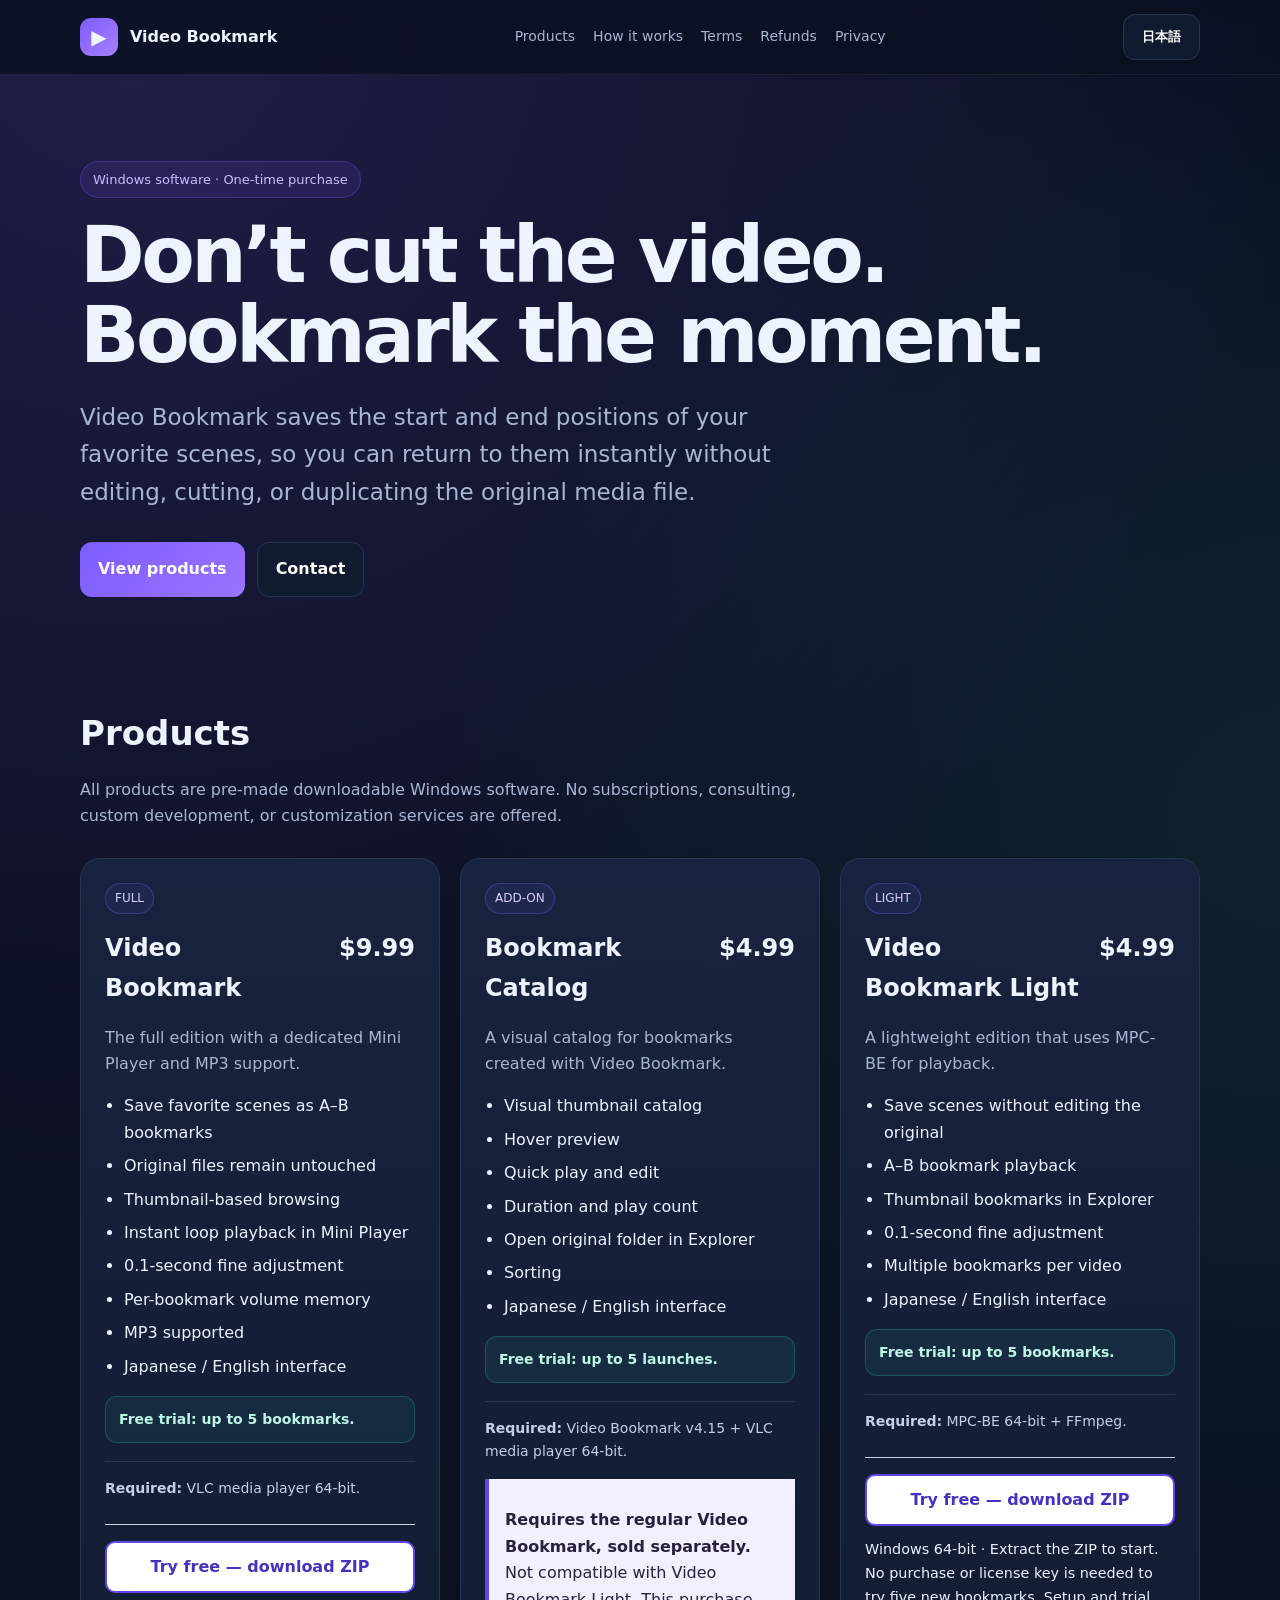
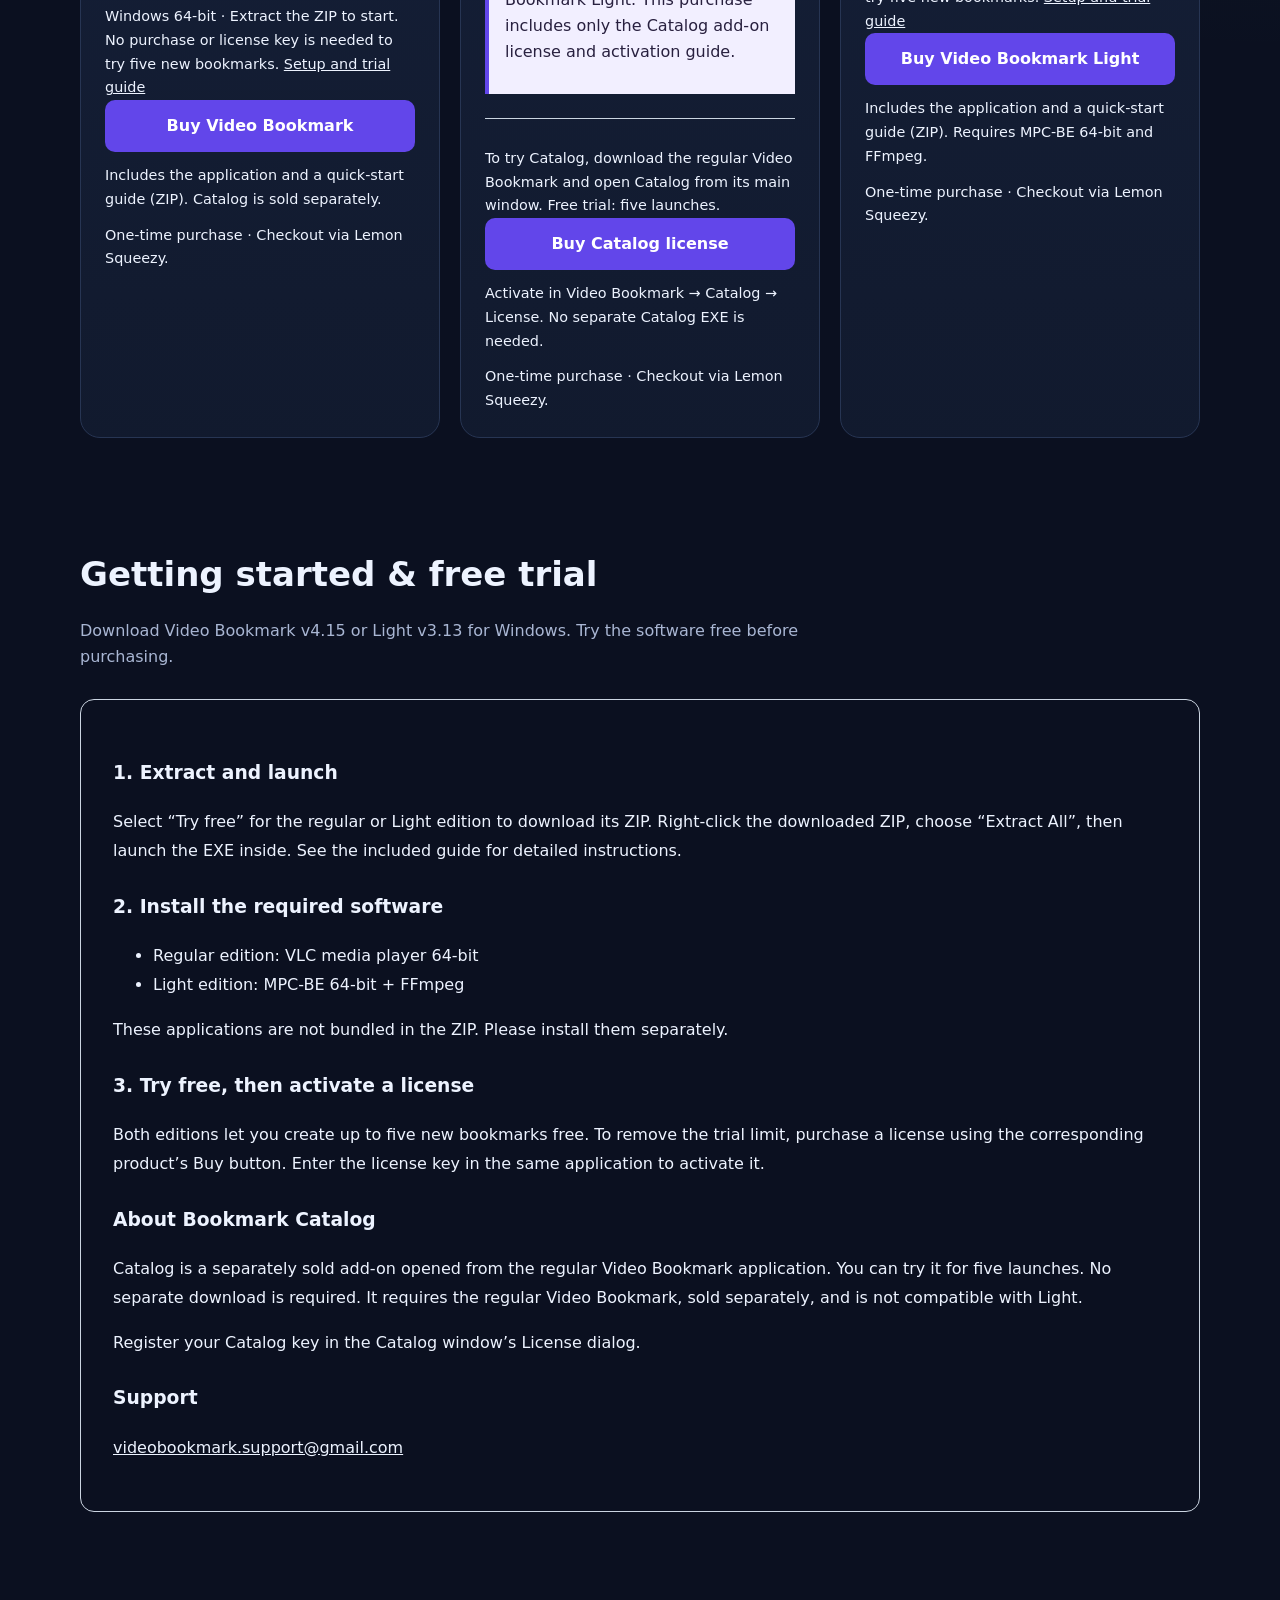
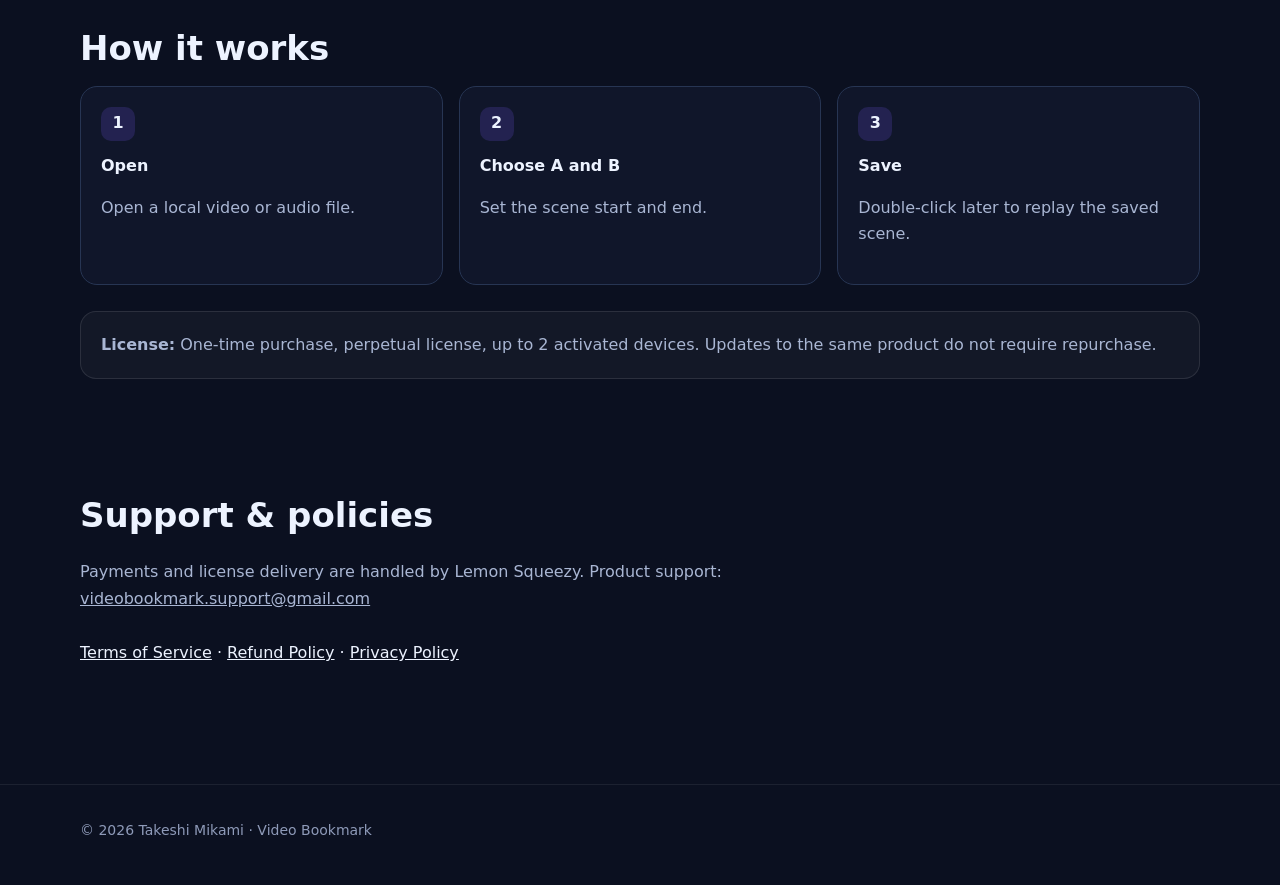
<file: index.html>
<!doctype html><html lang="en"><head><meta charset="utf-8"><meta name="viewport" content="width=device-width,initial-scale=1"><meta name="description" content="Video Bookmark is Windows software for saving favorite video and audio scenes as reusable bookmarks without editing the original file."><title>Video Bookmark</title><link rel="stylesheet" href="style.css"><style>
.purchase-area{margin-top:1.5rem;padding-top:1rem;border-top:1px solid #cbd5e1}
.purchase-area .purchase-button{display:flex;align-items:center;justify-content:center;min-height:48px;padding:12px 16px;box-sizing:border-box;background:#6246ea;color:#fff;border:2px solid transparent;border-radius:10px;font-weight:700;text-decoration:none;text-align:center;line-height:1.5}
.purchase-area .purchase-button:hover{background:#4931bf}
.purchase-area .purchase-button:focus-visible{outline:3px solid #6246ea;outline-offset:4px}
.purchase-note{font-size:.9rem;line-height:1.65;margin:.75rem 0 0}
.catalog-requirement{border-left:4px solid #6246ea;padding:.75rem 1rem;margin:1rem 0;background:#f2efff;color:#28203f;line-height:1.65}

.purchase-area .trial-button{display:flex;align-items:center;justify-content:center;min-height:48px;padding:12px 16px;box-sizing:border-box;background:#fff;color:#4931bf;border:2px solid #6246ea;border-radius:10px;font-weight:700;text-decoration:none;text-align:center;line-height:1.5;margin-bottom:12px}
.purchase-area .trial-button:hover{background:#f2efff}
.purchase-area .trial-button:focus-visible{outline:3px solid #6246ea;outline-offset:4px}
.download-file{overflow-wrap:anywhere}

.download-guide-panel{border:1px solid #cbd5e1;border-radius:14px;padding:clamp(16px,4vw,32px);line-height:1.8;overflow-wrap:anywhere}
.download-guide-panel h3{margin-top:1.5rem}
#download-guide{scroll-margin-top:90px}
</style></head><body>
<nav><div class="wrap nav-inner"><a class="brand" href="index.html"><span class="logo">▶</span><span>Video Bookmark</span></a><div class="navlinks"><a href="#products">Products</a><a href="#how">How it works</a><a href="terms.html">Terms</a><a href="refund.html">Refunds</a><a href="privacy.html">Privacy</a></div><button class="btn" id="langBtn">日本語</button></div></nav>
<main><section class="hero"><div class="wrap"><span class="eyebrow en">Windows software · One-time purchase</span><span class="eyebrow jp">Windows用ソフト · 買い切り</span><h1 class="en">Don’t cut the video.<br>Bookmark the moment.</h1><h1 class="jp">動画を切らない。<br>好きな場面を、しおりに。</h1><p class="lead en">Video Bookmark saves the start and end positions of your favorite scenes, so you can return to them instantly without editing, cutting, or duplicating the original media file.</p><p class="lead jp">Video Bookmarkは、元の動画や音声を編集・分割せずに、お気に入りの場面の開始位置と終了位置を「しおり」として保存できるWindowsアプリです。</p><div class="hero-actions"><a class="btn primary" href="#products"><span class="en inline">View products</span><span class="jp inline">製品を見る</span></a><a class="btn" href="mailto:videobookmark.support@gmail.com">Contact</a></div></div></section>
<section class="section" id="products"><div class="wrap"><h2 class="en">Products</h2><h2 class="jp">製品</h2><p class="section-intro en">All products are pre-made downloadable Windows software. No subscriptions, consulting, custom development, or customization services are offered.</p><p class="section-intro jp">すべて完成済みのWindows向けダウンロードソフトです。サブスクリプション、コンサルティング、受託開発、個別カスタマイズサービスは行っていません。</p>
<div class="grid">
<article class="card"><span class="tag">FULL</span><div class="product-title"><h3>Video Bookmark</h3><div class="price">$9.99</div></div><p class="subtle en">The full edition with a dedicated Mini Player and MP3 support.</p><p class="subtle jp">専用Mini PlayerとMP3対応を備えたフル版。</p><ul class="features en"><li>Save favorite scenes as A–B bookmarks</li><li>Original files remain untouched</li><li>Thumbnail-based browsing</li><li>Instant loop playback in Mini Player</li><li>0.1-second fine adjustment</li><li>Per-bookmark volume memory</li><li>MP3 supported</li><li>Japanese / English interface</li></ul><ul class="features jp"><li>A-B区間をしおり保存</li><li>元動画・音声は変更しません</li><li>サムネイル付きで管理</li><li>Mini Playerで区間リピート</li><li>0.1秒単位で微調整</li><li>しおりごとに音量保存</li><li>MP3対応</li><li>日本語 / English対応</li></ul><div class="trial en">Free trial: up to 5 bookmarks.</div><div class="trial jp">無料試用：しおり5個まで。</div><div class="require en"><strong>Required:</strong> VLC media player 64-bit.</div><div class="require jp"><strong>必要ソフト：</strong> VLC media player 64-bit。</div><div class="purchase-area">
<a class="trial-button" href="https://github.com/Mikami-kun/video-bookmark/releases/download/release-2026-09-21/Video_Bookmark_v4.15_Windows.zip"><span class="en inline">Try free — download ZIP</span><span class="jp inline">無料で試す — ZIPをダウンロード</span></a>
<p class="purchase-note en">Windows 64-bit · Extract the ZIP to start. No purchase or license key is needed to try five new bookmarks. <a href="#download-guide">Setup and trial guide</a></p>
<p class="purchase-note jp">Windows 64-bit用。ZIPをすべて展開して起動してください。購入・キー登録なしで、新しいしおりを5件まで作成できます。<a href="#download-guide">導入・無料試用の案内</a></p>

<a class="purchase-button" href="https://video-bookmark.lemonsqueezy.com/checkout/buy/f7d9d678-e6f3-4a59-a1ad-da4f957c507d"><span class="en inline">Buy Video Bookmark</span><span class="jp inline">Video Bookmarkを購入</span></a>
<p class="purchase-note en">Includes the application and a quick-start guide (ZIP). Catalog is sold separately.</p><p class="purchase-note jp">本体と使い方をZIPでお届けします。Catalogは別売りです。</p>
<p class="purchase-note en">One-time purchase · Checkout via Lemon Squeezy.</p><p class="purchase-note jp">買い切り · Lemon Squeezyの購入画面へ進みます。</p>
</div></article>
<article class="card"><span class="tag">ADD-ON</span><div class="product-title"><h3>Bookmark Catalog</h3><div class="price">$4.99</div></div><p class="subtle en">A visual catalog for bookmarks created with Video Bookmark.</p><p class="subtle jp">Video Bookmarkで作成したしおりを一覧表示する追加機能。</p><ul class="features en"><li>Visual thumbnail catalog</li><li>Hover preview</li><li>Quick play and edit</li><li>Duration and play count</li><li>Open original folder in Explorer</li><li>Sorting</li><li>Japanese / English interface</li></ul><ul class="features jp"><li>サムネイル付き一覧</li><li>ホバープレビュー</li><li>すぐ再生・編集</li><li>再生時間・回数表示</li><li>元動画フォルダをExplorerで開く</li><li>並べ替え</li><li>日本語 / English対応</li></ul><div class="trial en">Free trial: up to 5 launches.</div><div class="trial jp">無料試用：5回まで起動。</div><div class="require en"><strong>Required:</strong> Video Bookmark v4.15 + VLC media player 64-bit.</div><div class="require jp"><strong>必要ソフト：</strong> Video Bookmark v4.15 + VLC media player 64-bit。</div><div class="catalog-requirement"><p class="en"><strong>Requires the regular Video Bookmark, sold separately.</strong> Not compatible with Video Bookmark Light. This purchase includes only the Catalog add-on license and activation guide.</p><p class="jp"><strong>別売りの通常版Video Bookmarkが必要です。</strong>Light版には対応していません。この商品はCatalogの追加ライセンスと有効化ガイドです。</p></div><div class="purchase-area"><p class="purchase-note en">To try Catalog, download the regular Video Bookmark and open Catalog from its main window. Free trial: five launches.</p><p class="purchase-note jp">試用するには通常版をダウンロードし、メイン画面の「しおり目次」を開いてください。5回まで無料で起動できます。</p>
<a class="purchase-button" href="https://video-bookmark.lemonsqueezy.com/checkout/buy/b29299ca-d60e-421a-8eaa-6bc66346ebae"><span class="en inline">Buy Catalog license</span><span class="jp inline">Catalogのライセンスを購入</span></a>
<p class="purchase-note en">Activate in Video Bookmark → Catalog → License. No separate Catalog EXE is needed.</p><p class="purchase-note jp">Video Bookmarkの「しおり目次」→「ライセンス」で登録します。Catalog専用exeは不要です。</p>
<p class="purchase-note en">One-time purchase · Checkout via Lemon Squeezy.</p><p class="purchase-note jp">買い切り · Lemon Squeezyの購入画面へ進みます。</p>
</div></article>
<article class="card"><span class="tag">LIGHT</span><div class="product-title"><h3>Video Bookmark Light</h3><div class="price">$4.99</div></div><p class="subtle en">A lightweight edition that uses MPC-BE for playback.</p><p class="subtle jp">MPC-BEを再生に利用する軽量版。</p><ul class="features en"><li>Save scenes without editing the original</li><li>A–B bookmark playback</li><li>Thumbnail bookmarks in Explorer</li><li>0.1-second fine adjustment</li><li>Multiple bookmarks per video</li><li>Japanese / English interface</li></ul><ul class="features jp"><li>元動画を編集せず場面保存</li><li>A-B区間再生</li><li>Explorerにサムネイル付きしおり</li><li>0.1秒単位で微調整</li><li>同じ動画から複数作成</li><li>日本語 / English対応</li></ul><div class="trial en">Free trial: up to 5 bookmarks.</div><div class="trial jp">無料試用：しおり5個まで。</div><div class="require en"><strong>Required:</strong> MPC-BE 64-bit + FFmpeg.</div><div class="require jp"><strong>必要ソフト：</strong> MPC-BE 64-bit + FFmpeg。</div><div class="purchase-area">
<a class="trial-button" href="https://github.com/Mikami-kun/video-bookmark/releases/download/release-2026-09-21/Video_Bookmark_Light_v3.13_Windows.zip"><span class="en inline">Try free — download ZIP</span><span class="jp inline">無料で試す — ZIPをダウンロード</span></a>
<p class="purchase-note en">Windows 64-bit · Extract the ZIP to start. No purchase or license key is needed to try five new bookmarks. <a href="#download-guide">Setup and trial guide</a></p>
<p class="purchase-note jp">Windows 64-bit用。ZIPをすべて展開して起動してください。購入・キー登録なしで、新しいしおりを5件まで作成できます。<a href="#download-guide">導入・無料試用の案内</a></p>

<a class="purchase-button" href="https://video-bookmark.lemonsqueezy.com/checkout/buy/a19eaf6b-3b03-49e3-81c7-155b2d0e871f"><span class="en inline">Buy Video Bookmark Light</span><span class="jp inline">Video Bookmark Lightを購入</span></a>
<p class="purchase-note en">Includes the application and a quick-start guide (ZIP). Requires MPC-BE 64-bit and FFmpeg.</p><p class="purchase-note jp">本体と使い方をZIPでお届けします。別途MPC-BE 64-bitとFFmpegが必要です。</p>
<p class="purchase-note en">One-time purchase · Checkout via Lemon Squeezy.</p><p class="purchase-note jp">買い切り · Lemon Squeezyの購入画面へ進みます。</p>
</div></article>
</div></div></section>
<section class="section" id="download-guide"><div class="wrap">
<h2 class="jp">ダウンロード後の使い方・無料試用について</h2><h2 class="en">Getting started &amp; free trial</h2>
<p class="section-intro jp">Video Bookmark v4.15 / Light v3.13 のWindows向けダウンロードです。購入前に無料でお試しいただけます。</p>
<p class="section-intro en">Download Video Bookmark v4.15 or Light v3.13 for Windows. Try the software free before purchasing.</p>
<div class="download-guide-panel">
<h3 class="jp">1. ZIPを展開して起動</h3><h3 class="en">1. Extract and launch</h3>
<p class="jp">通常版またはLight版の「無料で試す」を押すと、ZIPをダウンロードできます。保存したZIPを右クリックして「すべて展開」を選び、中のexeを起動してください。詳しい使い方は同梱の説明書をご覧ください。</p>
<p class="en">Select “Try free” for the regular or Light edition to download its ZIP. Right-click the downloaded ZIP, choose “Extract All”, then launch the EXE inside. See the included guide for detailed instructions.</p>
<h3 class="jp">2. 必要なソフトを準備</h3><h3 class="en">2. Install the required software</h3>
<ul class="jp"><li>通常版：VLC media player 64-bit</li><li>Light版：MPC-BE 64-bit ＋ FFmpeg</li></ul>
<ul class="en"><li>Regular edition: VLC media player 64-bit</li><li>Light edition: MPC-BE 64-bit + FFmpeg</li></ul>
<p class="jp">これらのソフトは配布ZIPに含まれていません。別途インストールしてください。</p><p class="en">These applications are not bundled in the ZIP. Please install them separately.</p>
<h3 class="jp">3. 無料で試して、気に入ったらライセンス登録</h3><h3 class="en">3. Try free, then activate a license</h3>
<p class="jp">通常版・Light版とも、新しいしおりを5件まで無料で作成できます。制限を解除するには、該当製品の「購入」ボタンからライセンスをご購入ください。購入後は同じアプリにライセンスキーを登録して利用できます。</p>
<p class="en">Both editions let you create up to five new bookmarks free. To remove the trial limit, purchase a license using the corresponding product’s Buy button. Enter the license key in the same application to activate it.</p>
<h3 class="jp">Bookmark Catalogについて</h3><h3 class="en">About Bookmark Catalog</h3>
<p class="jp">Catalogは、通常版の「しおり目次」から利用する別売りの追加機能です。無料で5回まで起動できます。専用のダウンロードは不要です。通常版Video Bookmarkが別途必要で、Light版には対応していません。</p>
<p class="en">Catalog is a separately sold add-on opened from the regular Video Bookmark application. You can try it for five launches. No separate download is required. It requires the regular Video Bookmark, sold separately, and is not compatible with Light.</p>
<p class="jp">購入したCatalogのキーは、目次側の「ライセンス」から登録してください。</p><p class="en">Register your Catalog key in the Catalog window’s License dialog.</p>
<h3 class="jp">お問い合わせ</h3><h3 class="en">Support</h3>
<p><a href="mailto:videobookmark.support@gmail.com">videobookmark.support@gmail.com</a></p>
</div></div></section>
<section class="section" id="how"><div class="wrap"><h2 class="en">How it works</h2><h2 class="jp">使い方</h2><div class="how"><div class="step"><div class="step-num">1</div><strong>Open</strong><p class="subtle">Open a local video or audio file.</p></div><div class="step"><div class="step-num">2</div><strong>Choose A and B</strong><p class="subtle">Set the scene start and end.</p></div><div class="step"><div class="step-num">3</div><strong>Save</strong><p class="subtle">Double-click later to replay the saved scene.</p></div></div><div class="notice en"><strong>License:</strong> One-time purchase, perpetual license, up to 2 activated devices. Updates to the same product do not require repurchase.</div><div class="notice jp"><strong>ライセンス：</strong> 買い切り・期限なし。2台まで認証。同一製品のアップデートで再購入不要。</div></div></section>
<section class="section"><div class="wrap"><h2>Support & policies</h2><p class="section-intro">Payments and license delivery are handled by Lemon Squeezy. Product support: <a href="mailto:videobookmark.support@gmail.com">videobookmark.support@gmail.com</a></p><p><a href="terms.html">Terms of Service</a> · <a href="refund.html">Refund Policy</a> · <a href="privacy.html">Privacy Policy</a></p></div></section></main>
<footer><div class="wrap">© 2026 Takeshi Mikami · Video Bookmark</div></footer>
<script>const b=document.getElementById('langBtn');if(localStorage.getItem('vb_lang')==='ja'){document.body.classList.add('show-ja');b.textContent='English'}b.onclick=()=>{document.body.classList.toggle('show-ja');const j=document.body.classList.contains('show-ja');b.textContent=j?'English':'日本語';localStorage.setItem('vb_lang',j?'ja':'en')}</script></body></html>
</file>
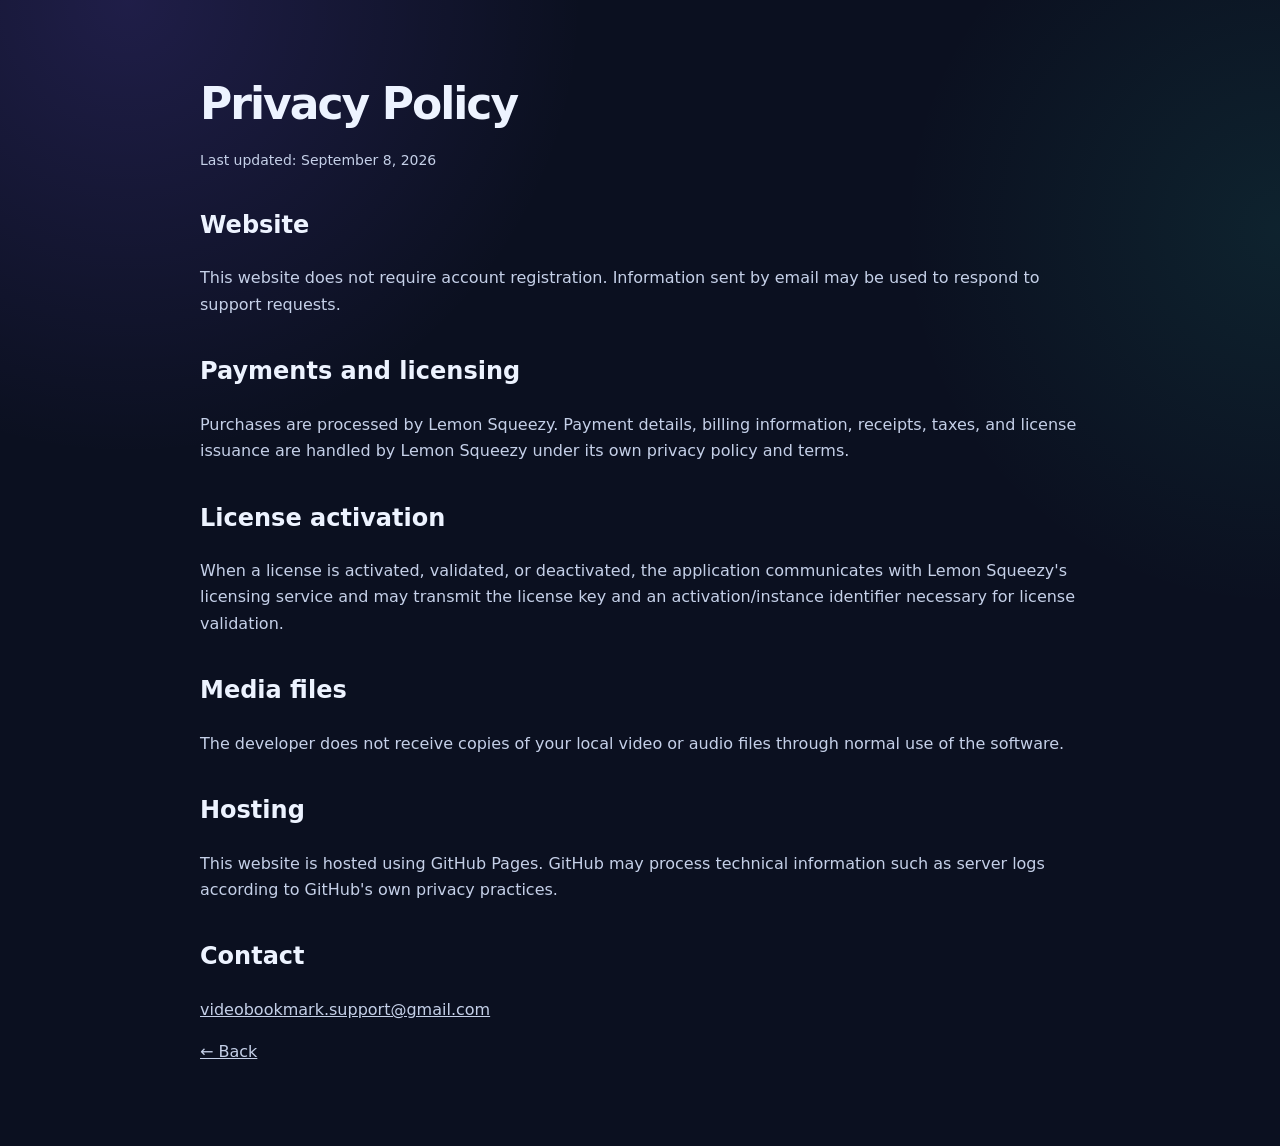
<file: privacy.html>
<!doctype html><html><head><meta charset="utf-8"><meta name="viewport" content="width=device-width,initial-scale=1"><title>Privacy Policy — Video Bookmark</title><link rel="stylesheet" href="style.css"></head><body><main class="wrap policy"><h1>Privacy Policy</h1><p class="meta">Last updated: September 8, 2026</p><h2>Website</h2><p>This website does not require account registration. Information sent by email may be used to respond to support requests.</p><h2>Payments and licensing</h2><p>Purchases are processed by Lemon Squeezy. Payment details, billing information, receipts, taxes, and license issuance are handled by Lemon Squeezy under its own privacy policy and terms.</p><h2>License activation</h2><p>When a license is activated, validated, or deactivated, the application communicates with Lemon Squeezy's licensing service and may transmit the license key and an activation/instance identifier necessary for license validation.</p><h2>Media files</h2><p>The developer does not receive copies of your local video or audio files through normal use of the software.</p><h2>Hosting</h2><p>This website is hosted using GitHub Pages. GitHub may process technical information such as server logs according to GitHub's own privacy practices.</p><h2>Contact</h2><p><a href="mailto:videobookmark.support@gmail.com">videobookmark.support@gmail.com</a></p><p><a href="index.html">← Back</a></p></main></body></html>
</file>
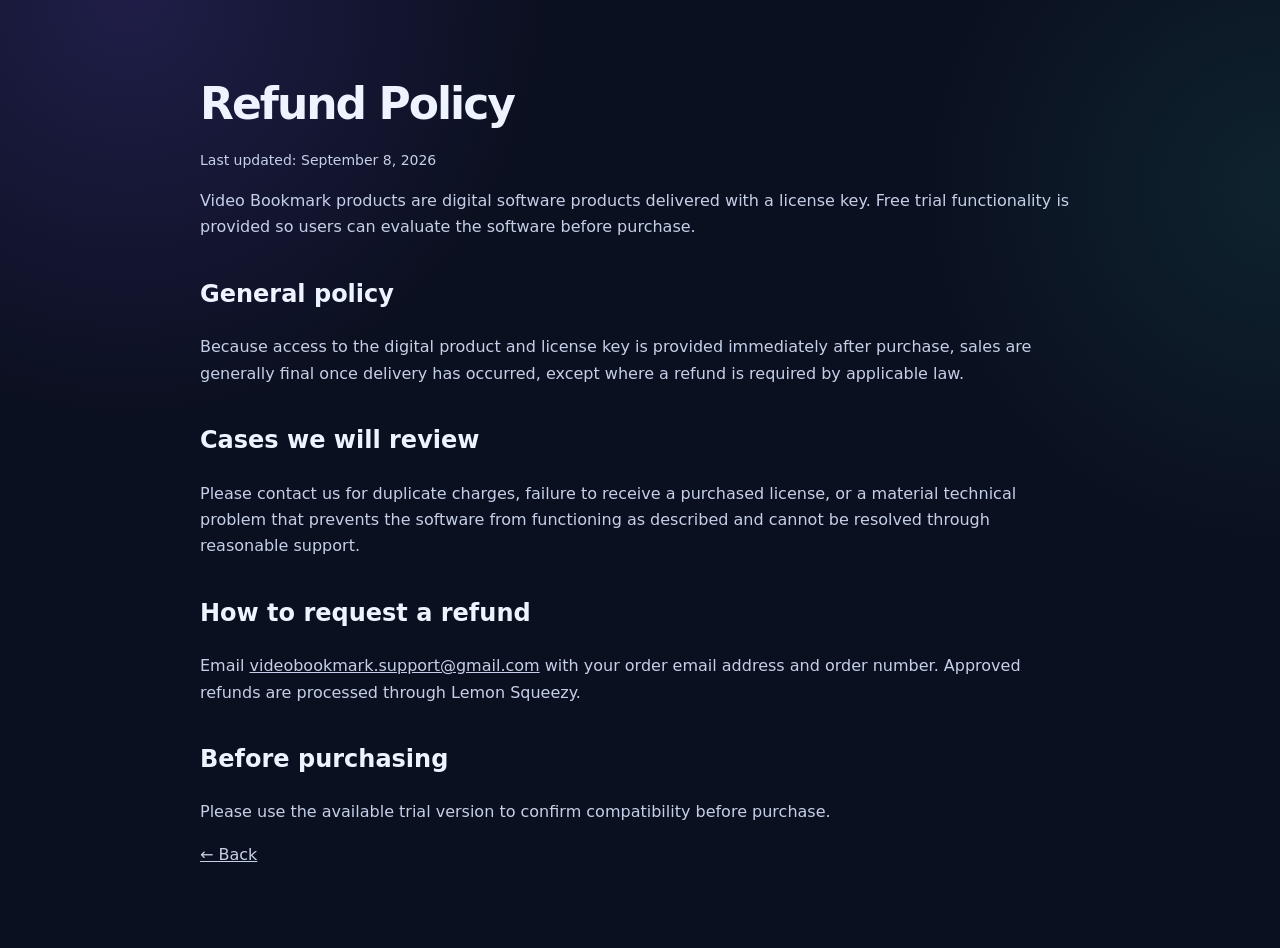
<file: refund.html>
<!doctype html><html><head><meta charset="utf-8"><meta name="viewport" content="width=device-width,initial-scale=1"><title>Refund Policy — Video Bookmark</title><link rel="stylesheet" href="style.css"></head><body><main class="wrap policy"><h1>Refund Policy</h1><p class="meta">Last updated: September 8, 2026</p><p>Video Bookmark products are digital software products delivered with a license key. Free trial functionality is provided so users can evaluate the software before purchase.</p><h2>General policy</h2><p>Because access to the digital product and license key is provided immediately after purchase, sales are generally final once delivery has occurred, except where a refund is required by applicable law.</p><h2>Cases we will review</h2><p>Please contact us for duplicate charges, failure to receive a purchased license, or a material technical problem that prevents the software from functioning as described and cannot be resolved through reasonable support.</p><h2>How to request a refund</h2><p>Email <a href="mailto:videobookmark.support@gmail.com">videobookmark.support@gmail.com</a> with your order email address and order number. Approved refunds are processed through Lemon Squeezy.</p><h2>Before purchasing</h2><p>Please use the available trial version to confirm compatibility before purchase.</p><p><a href="index.html">← Back</a></p></main></body></html>
</file>
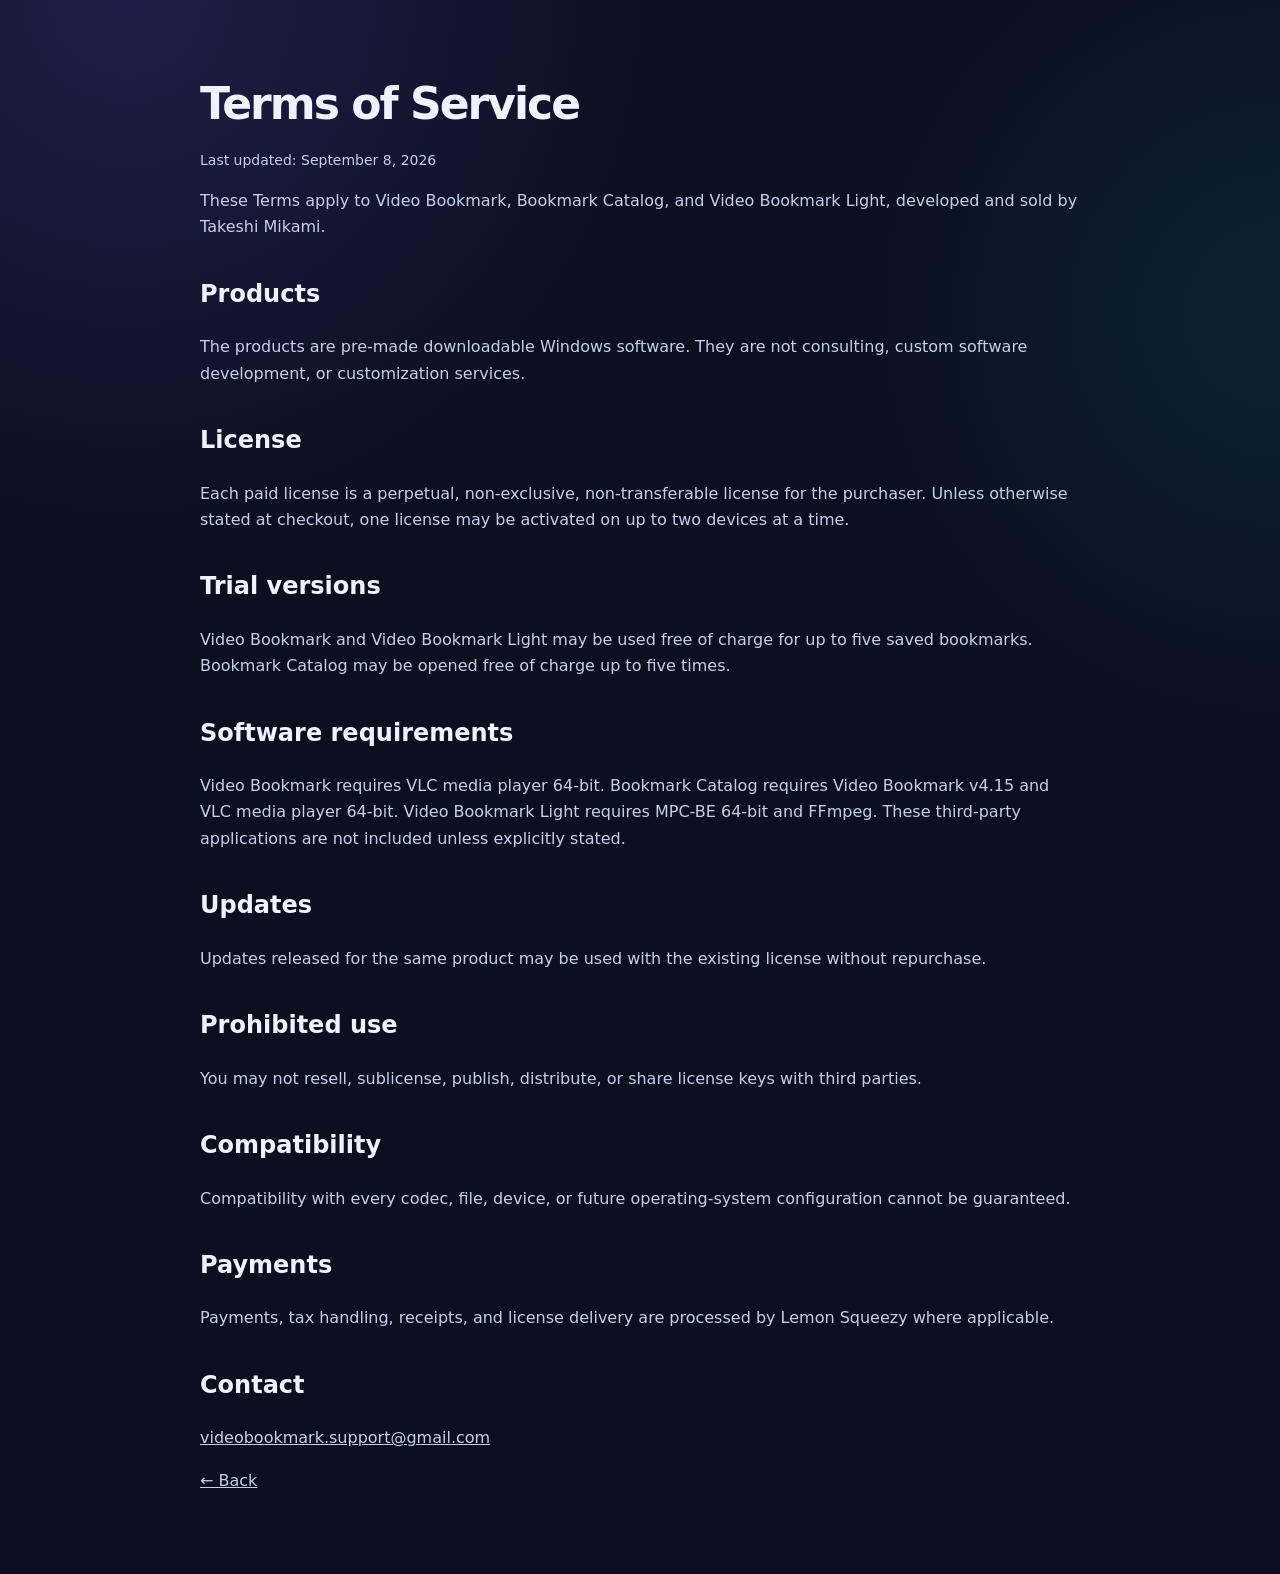
<file: terms.html>
<!doctype html><html><head><meta charset="utf-8"><meta name="viewport" content="width=device-width,initial-scale=1"><title>Terms of Service — Video Bookmark</title><link rel="stylesheet" href="style.css"></head><body><main class="wrap policy"><h1>Terms of Service</h1><p class="meta">Last updated: September 8, 2026</p><p>These Terms apply to Video Bookmark, Bookmark Catalog, and Video Bookmark Light, developed and sold by Takeshi Mikami.</p><h2>Products</h2><p>The products are pre-made downloadable Windows software. They are not consulting, custom software development, or customization services.</p><h2>License</h2><p>Each paid license is a perpetual, non-exclusive, non-transferable license for the purchaser. Unless otherwise stated at checkout, one license may be activated on up to two devices at a time.</p><h2>Trial versions</h2><p>Video Bookmark and Video Bookmark Light may be used free of charge for up to five saved bookmarks. Bookmark Catalog may be opened free of charge up to five times.</p><h2>Software requirements</h2><p>Video Bookmark requires VLC media player 64-bit. Bookmark Catalog requires Video Bookmark v4.15 and VLC media player 64-bit. Video Bookmark Light requires MPC-BE 64-bit and FFmpeg. These third-party applications are not included unless explicitly stated.</p><h2>Updates</h2><p>Updates released for the same product may be used with the existing license without repurchase.</p><h2>Prohibited use</h2><p>You may not resell, sublicense, publish, distribute, or share license keys with third parties.</p><h2>Compatibility</h2><p>Compatibility with every codec, file, device, or future operating-system configuration cannot be guaranteed.</p><h2>Payments</h2><p>Payments, tax handling, receipts, and license delivery are processed by Lemon Squeezy where applicable.</p><h2>Contact</h2><p><a href="mailto:videobookmark.support@gmail.com">videobookmark.support@gmail.com</a></p><p><a href="index.html">← Back</a></p></main></body></html>
</file>
<file: style.css>
:root{--bg:#0b1020;--panel:#121a2f;--panel2:#18233f;--text:#edf3ff;--muted:#a9b6d3;--accent:#7c5cff;--accent2:#29c7ac;--line:#273553}
*{box-sizing:border-box} html{scroll-behavior:smooth} body{margin:0;font-family:Inter,"Segoe UI",system-ui,-apple-system,BlinkMacSystemFont,"Noto Sans JP",sans-serif;background:radial-gradient(circle at 10% 0%,rgba(124,92,255,.18),transparent 28%),radial-gradient(circle at 100% 20%,rgba(41,199,172,.10),transparent 24%),var(--bg);color:var(--text);line-height:1.65}
a{color:inherit}.wrap{width:min(1120px,calc(100% - 36px));margin:auto}nav{position:sticky;top:0;z-index:20;backdrop-filter:blur(12px);background:rgba(11,16,32,.78);border-bottom:1px solid rgba(255,255,255,.07)}
.nav-inner{display:flex;align-items:center;justify-content:space-between;padding:14px 0;gap:20px}.brand{display:flex;align-items:center;gap:12px;text-decoration:none;font-weight:800}.logo{width:38px;height:38px;border-radius:11px;display:grid;place-items:center;background:linear-gradient(135deg,var(--accent),#a782ff);font-size:20px}
.navlinks{display:flex;gap:18px;flex-wrap:wrap}.navlinks a{font-size:14px;color:var(--muted);text-decoration:none}.hero{padding:86px 0 54px}.eyebrow{display:inline-flex;color:#cbbdff;background:rgba(124,92,255,.12);border:1px solid rgba(124,92,255,.30);border-radius:999px;padding:7px 12px;font-size:13px}
h1{font-size:clamp(42px,7vw,78px);line-height:1.02;margin:18px 0 22px;letter-spacing:-.045em}.lead{max-width:760px;font-size:clamp(18px,2.2vw,23px);color:var(--muted)}.hero-actions{display:flex;gap:12px;flex-wrap:wrap;margin-top:30px}
.btn{display:inline-flex;align-items:center;justify-content:center;padding:13px 18px;border-radius:12px;text-decoration:none;font-weight:700;border:1px solid var(--line);background:var(--panel);color:white}.btn.primary{background:linear-gradient(135deg,var(--accent),#9b74ff);border:0}
.section{padding:54px 0}.section h2{font-size:34px;margin:0 0 10px}.section-intro{color:var(--muted);max-width:780px;margin-bottom:28px}.grid{display:grid;grid-template-columns:repeat(3,1fr);gap:20px}.card{background:linear-gradient(180deg,rgba(24,35,63,.96),rgba(18,26,47,.96));border:1px solid var(--line);border-radius:20px;padding:24px}
.tag{display:inline-block;padding:5px 9px;border-radius:999px;font-size:12px;color:#d8ceff;border:1px solid rgba(124,92,255,.35);background:rgba(124,92,255,.08)}.product-title{display:flex;justify-content:space-between;gap:16px;align-items:flex-start;margin-top:15px}.product-title h3{font-size:24px;margin:0}.price{font-size:24px;font-weight:800;white-space:nowrap}.subtle{color:var(--muted)}.features{padding-left:19px}.features li{margin:7px 0}.require{border-top:1px solid var(--line);padding-top:15px;margin-top:18px;font-size:14px;color:#c5d0e8}.trial{margin-top:14px;padding:11px 13px;border-radius:12px;background:rgba(41,199,172,.08);border:1px solid rgba(41,199,172,.27);color:#bff4e8;font-weight:650;font-size:14px}
.how{display:grid;grid-template-columns:repeat(3,1fr);gap:16px}.step{padding:20px;border-radius:17px;border:1px solid var(--line);background:rgba(18,26,47,.72)}.step-num{width:34px;height:34px;border-radius:10px;display:grid;place-items:center;background:rgba(124,92,255,.18);font-weight:800;margin-bottom:12px}.notice{margin-top:26px;padding:20px;border-radius:16px;border:1px solid rgba(255,255,255,.10);background:rgba(255,255,255,.035);color:var(--muted)}
footer{border-top:1px solid rgba(255,255,255,.07);margin-top:48px;padding:34px 0 42px;color:#8e9ab8;font-size:14px}.jp{display:none}body.show-ja .en{display:none}body.show-ja .jp{display:block}.jp.inline{display:none}body.show-ja .jp.inline{display:inline}body.show-ja .en.inline{display:none}.policy{max-width:880px;margin:0 auto;padding:64px 0}.policy h1{font-size:44px}.policy h2{font-size:24px;margin-top:34px}.policy p,.policy li{color:#c5d0e8}.meta{color:#8e9ab8;font-size:14px}
@media(max-width:900px){.grid,.how{grid-template-columns:1fr}.navlinks{display:none}.hero{padding-top:62px}}
</file>
